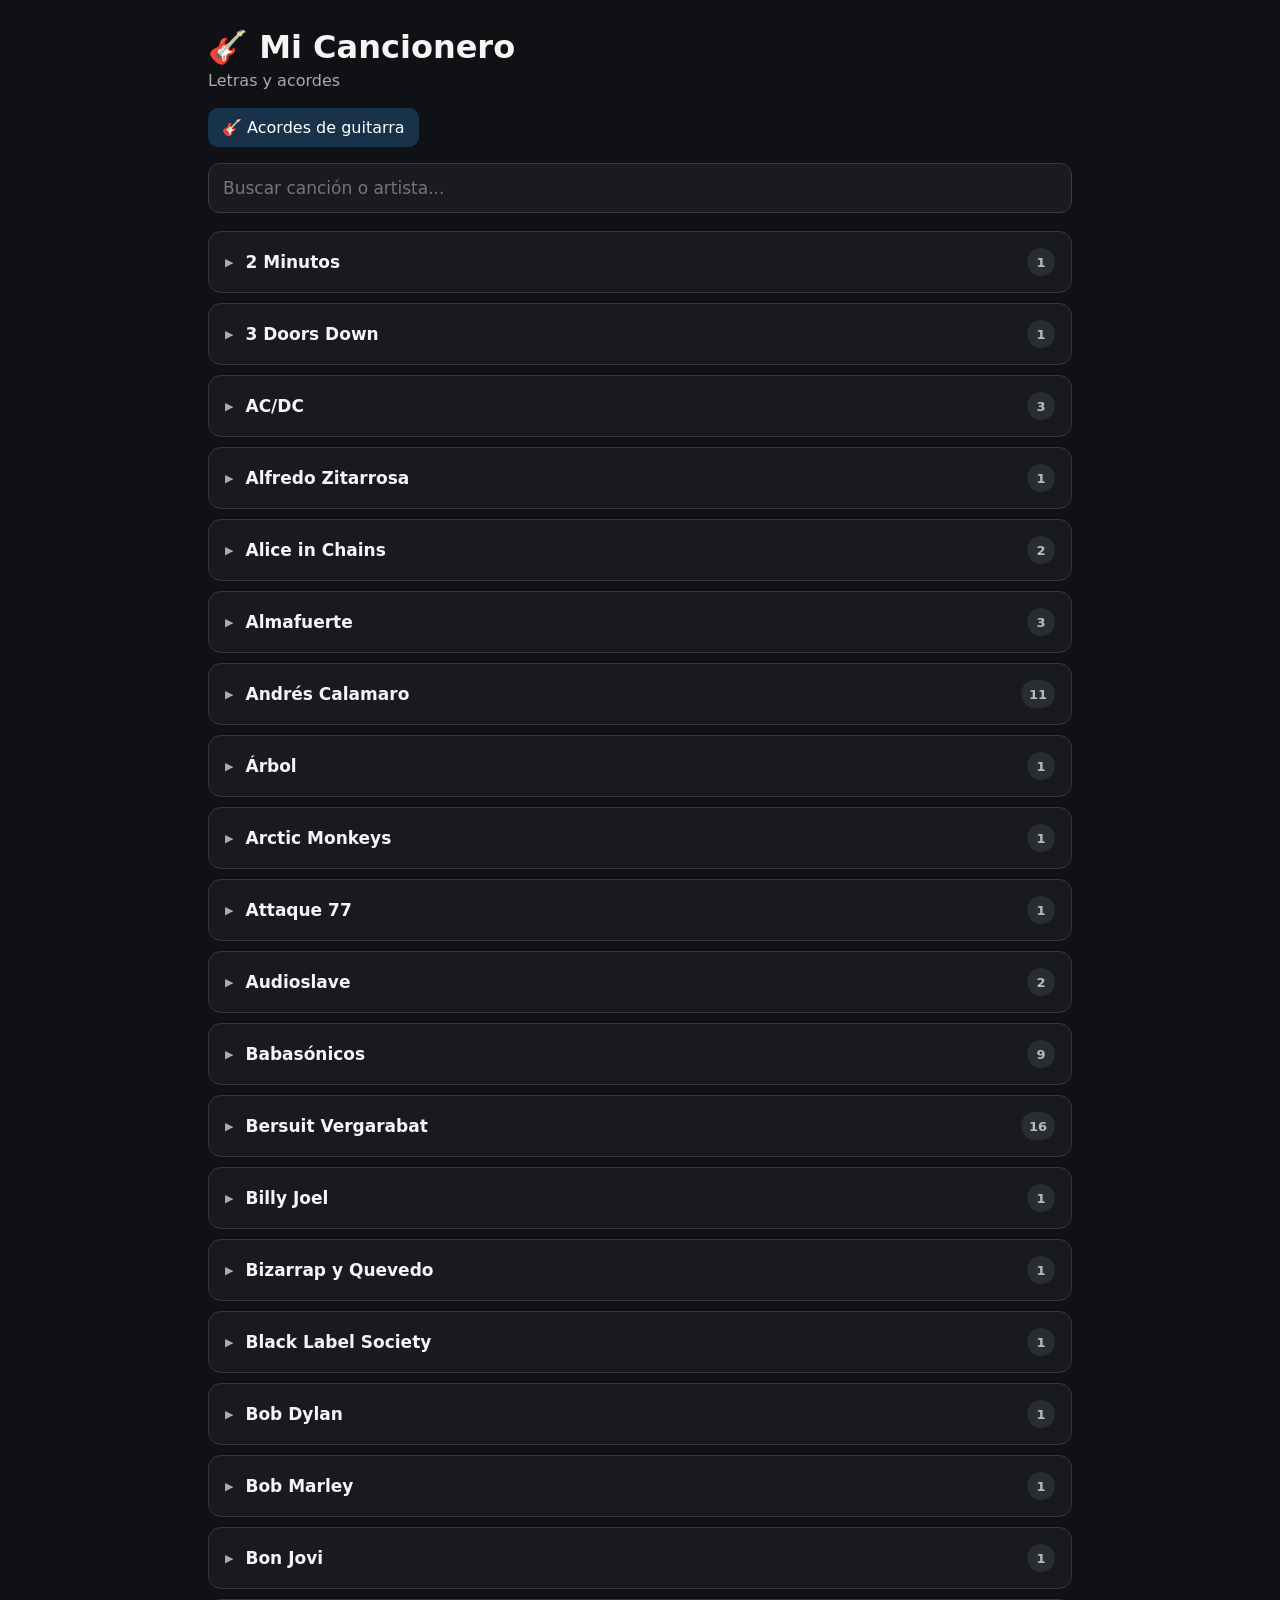
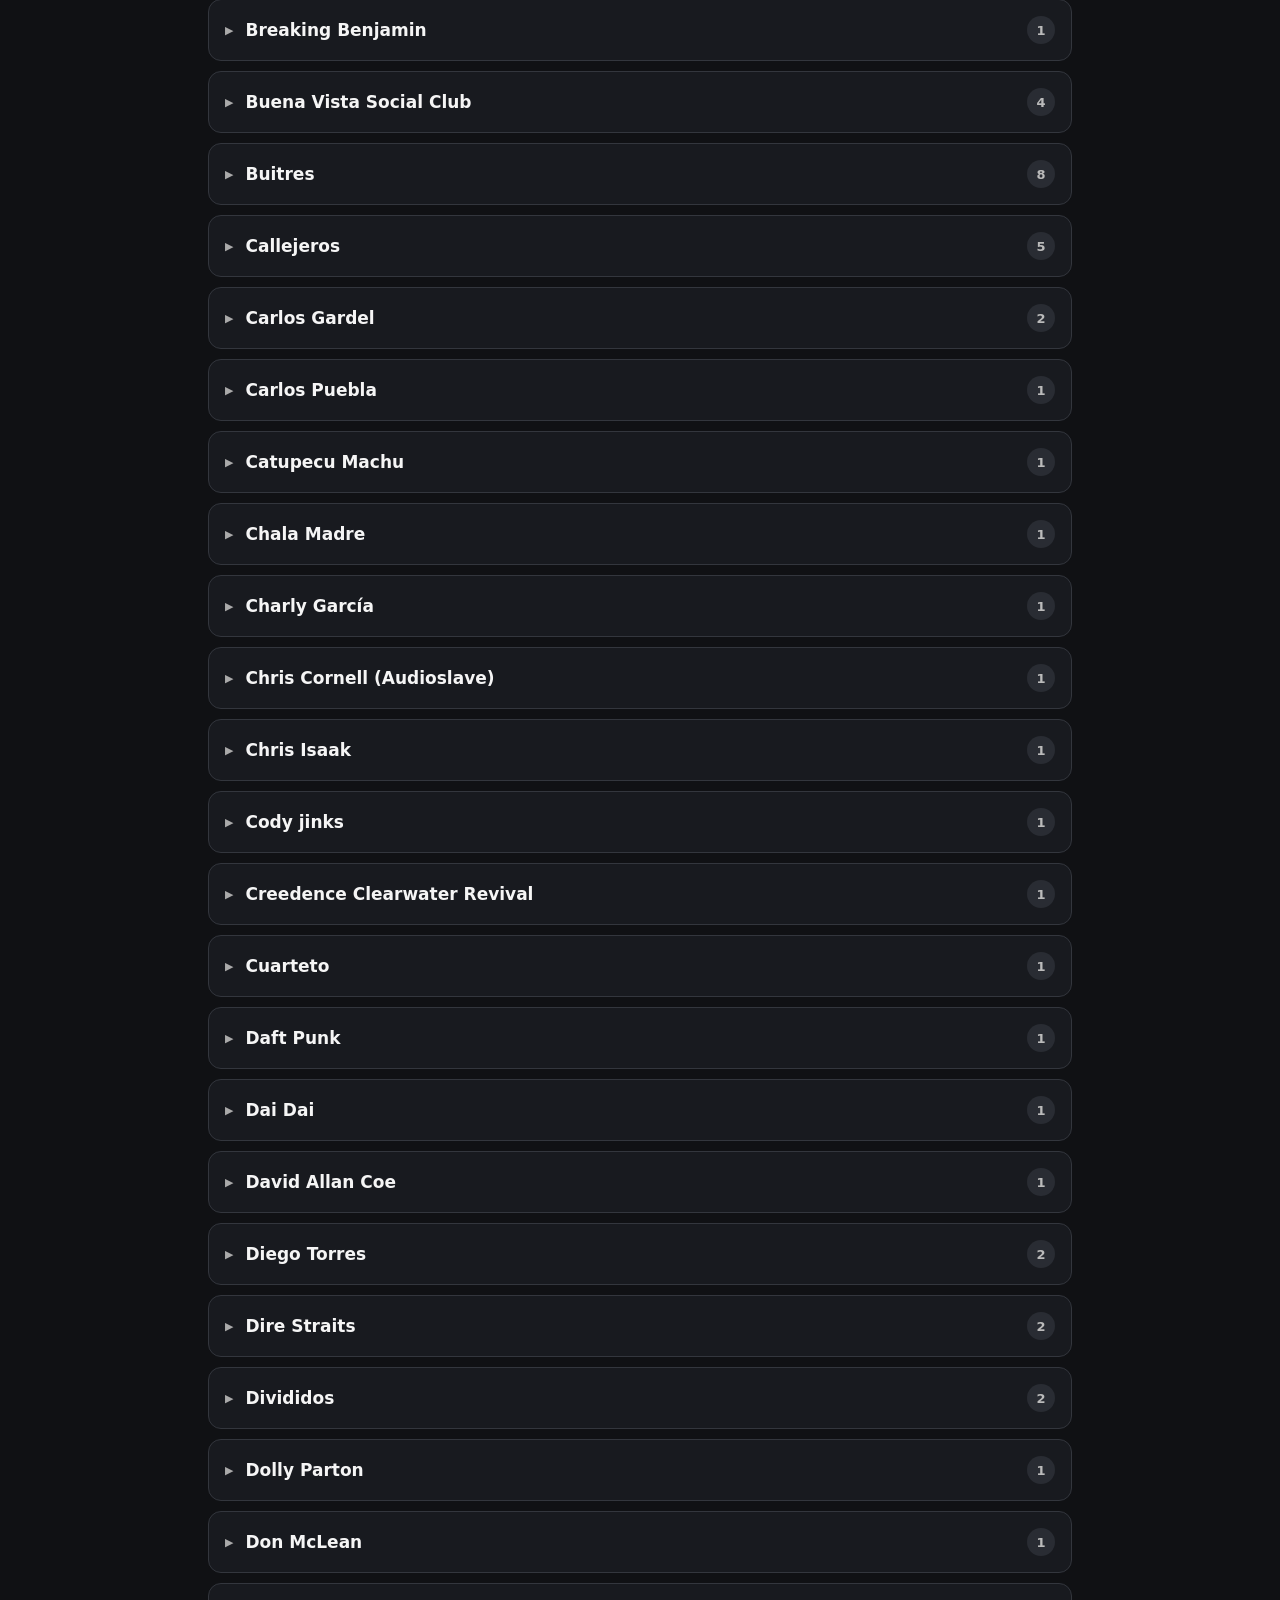
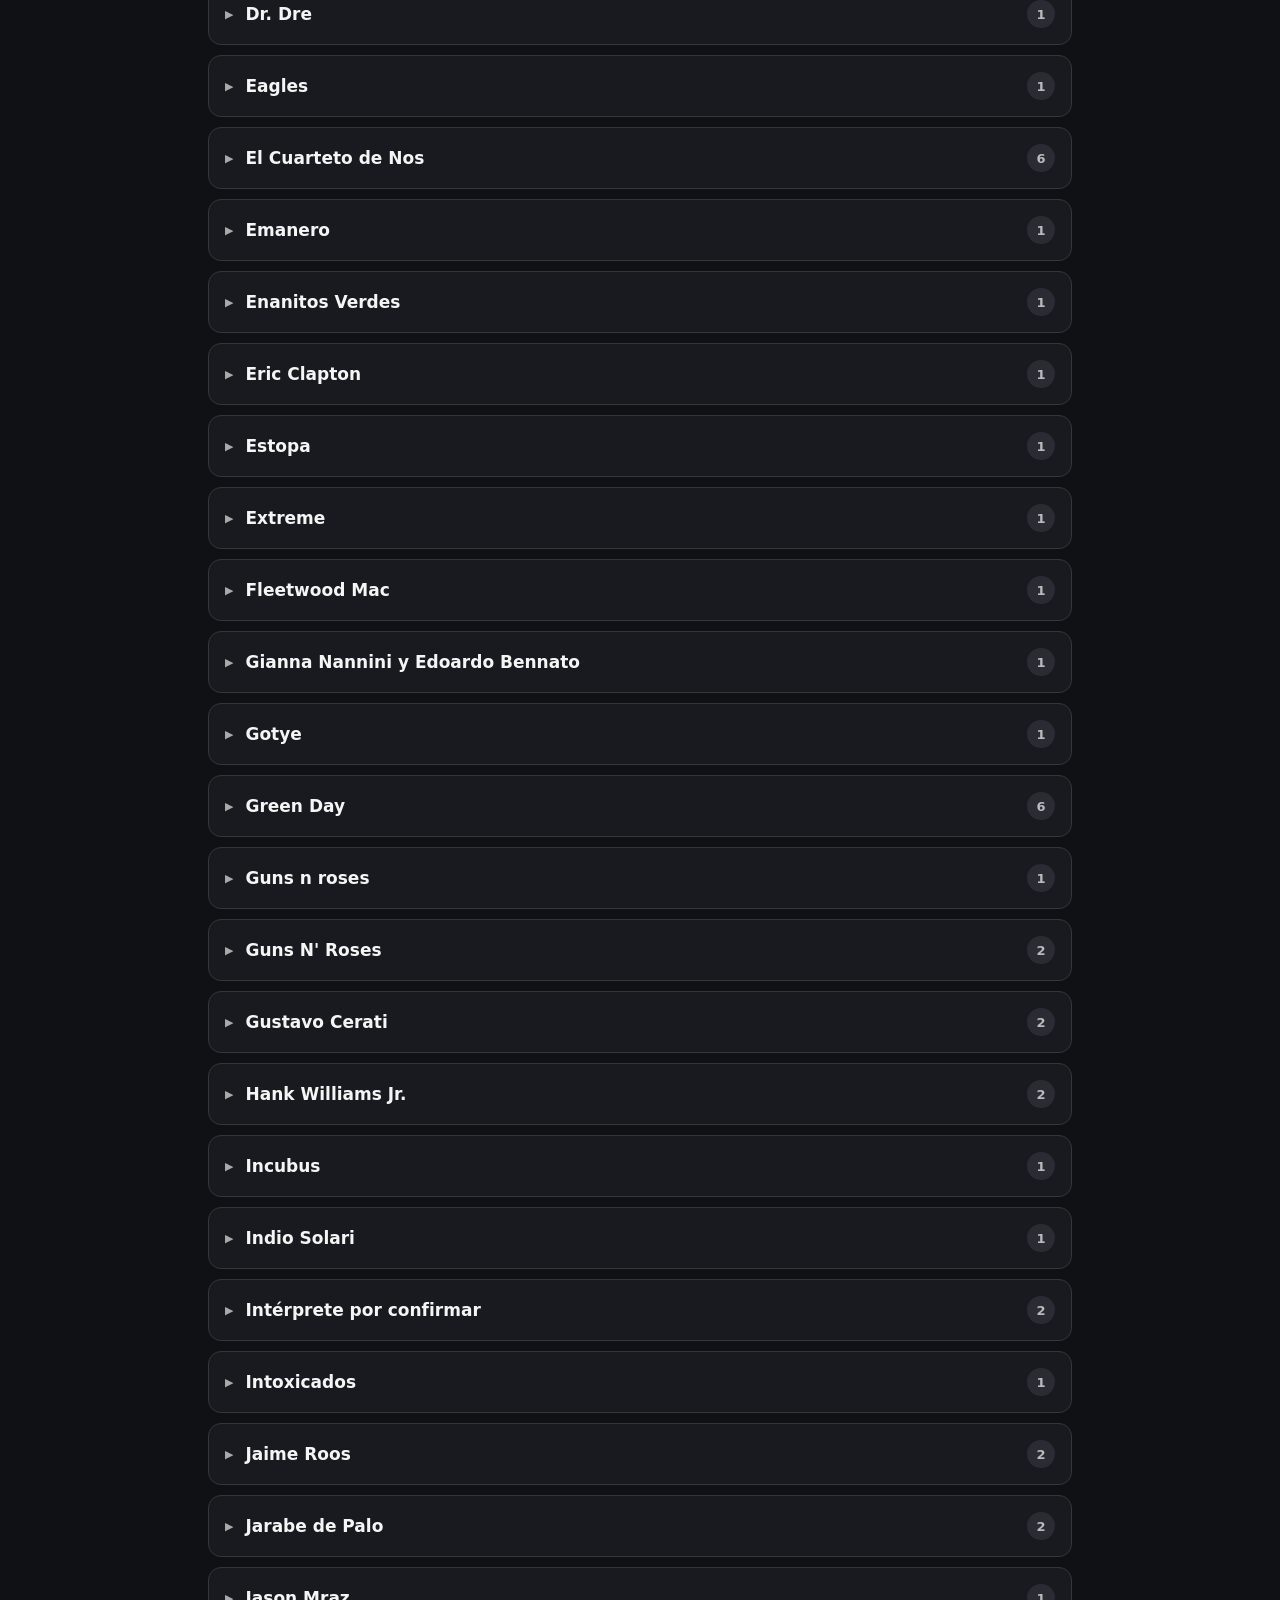
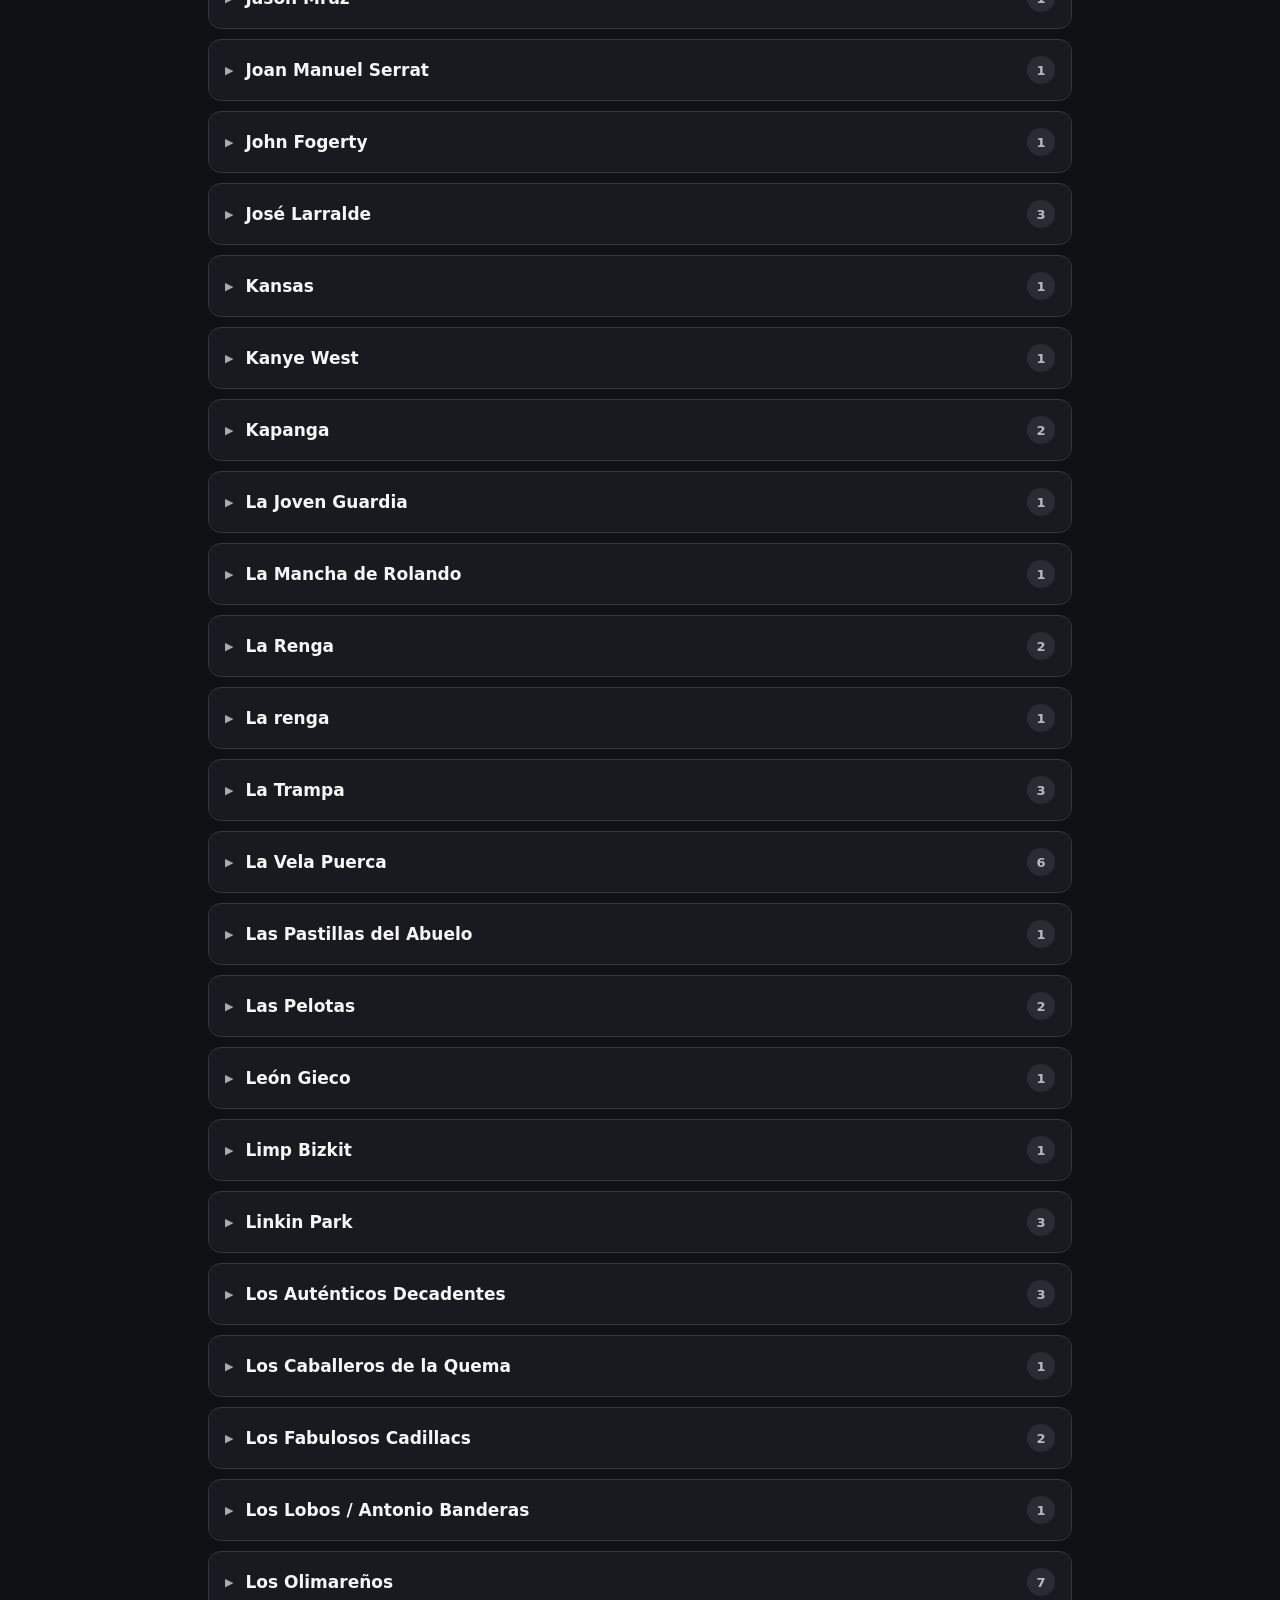
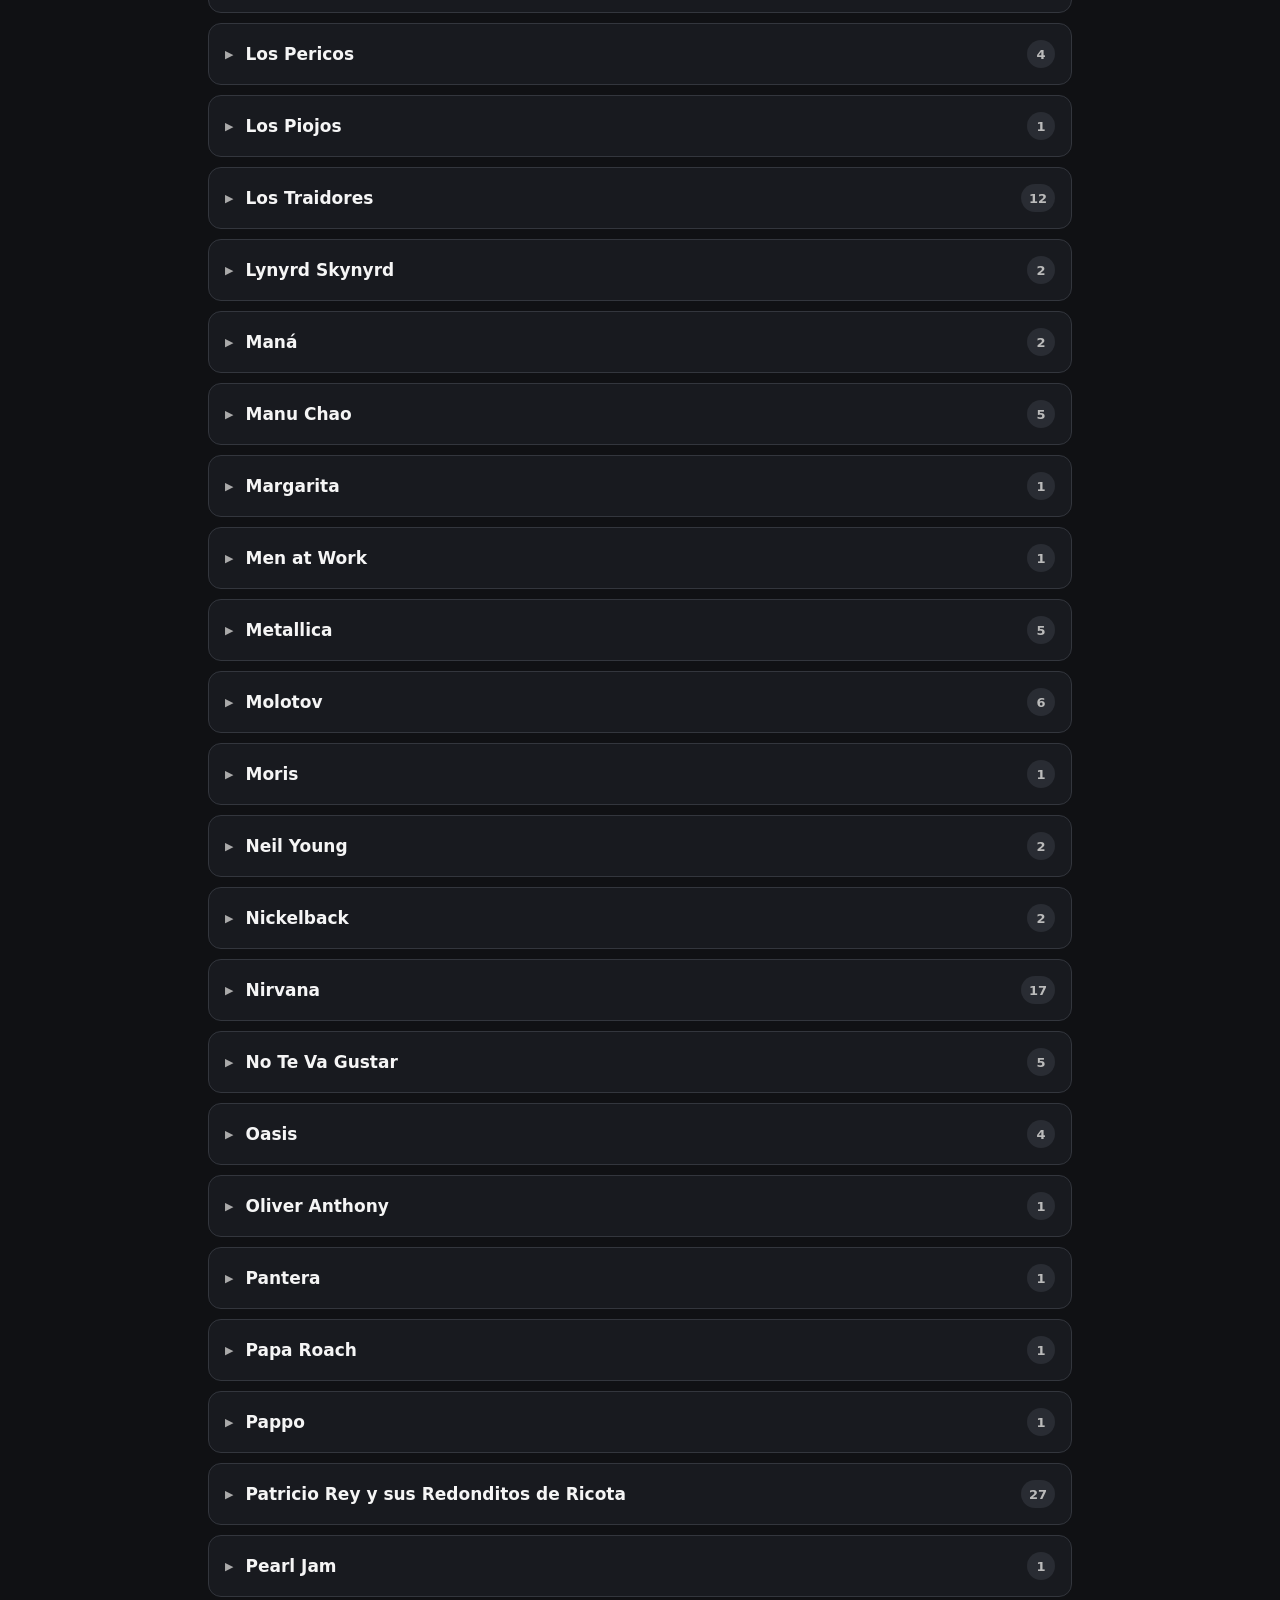
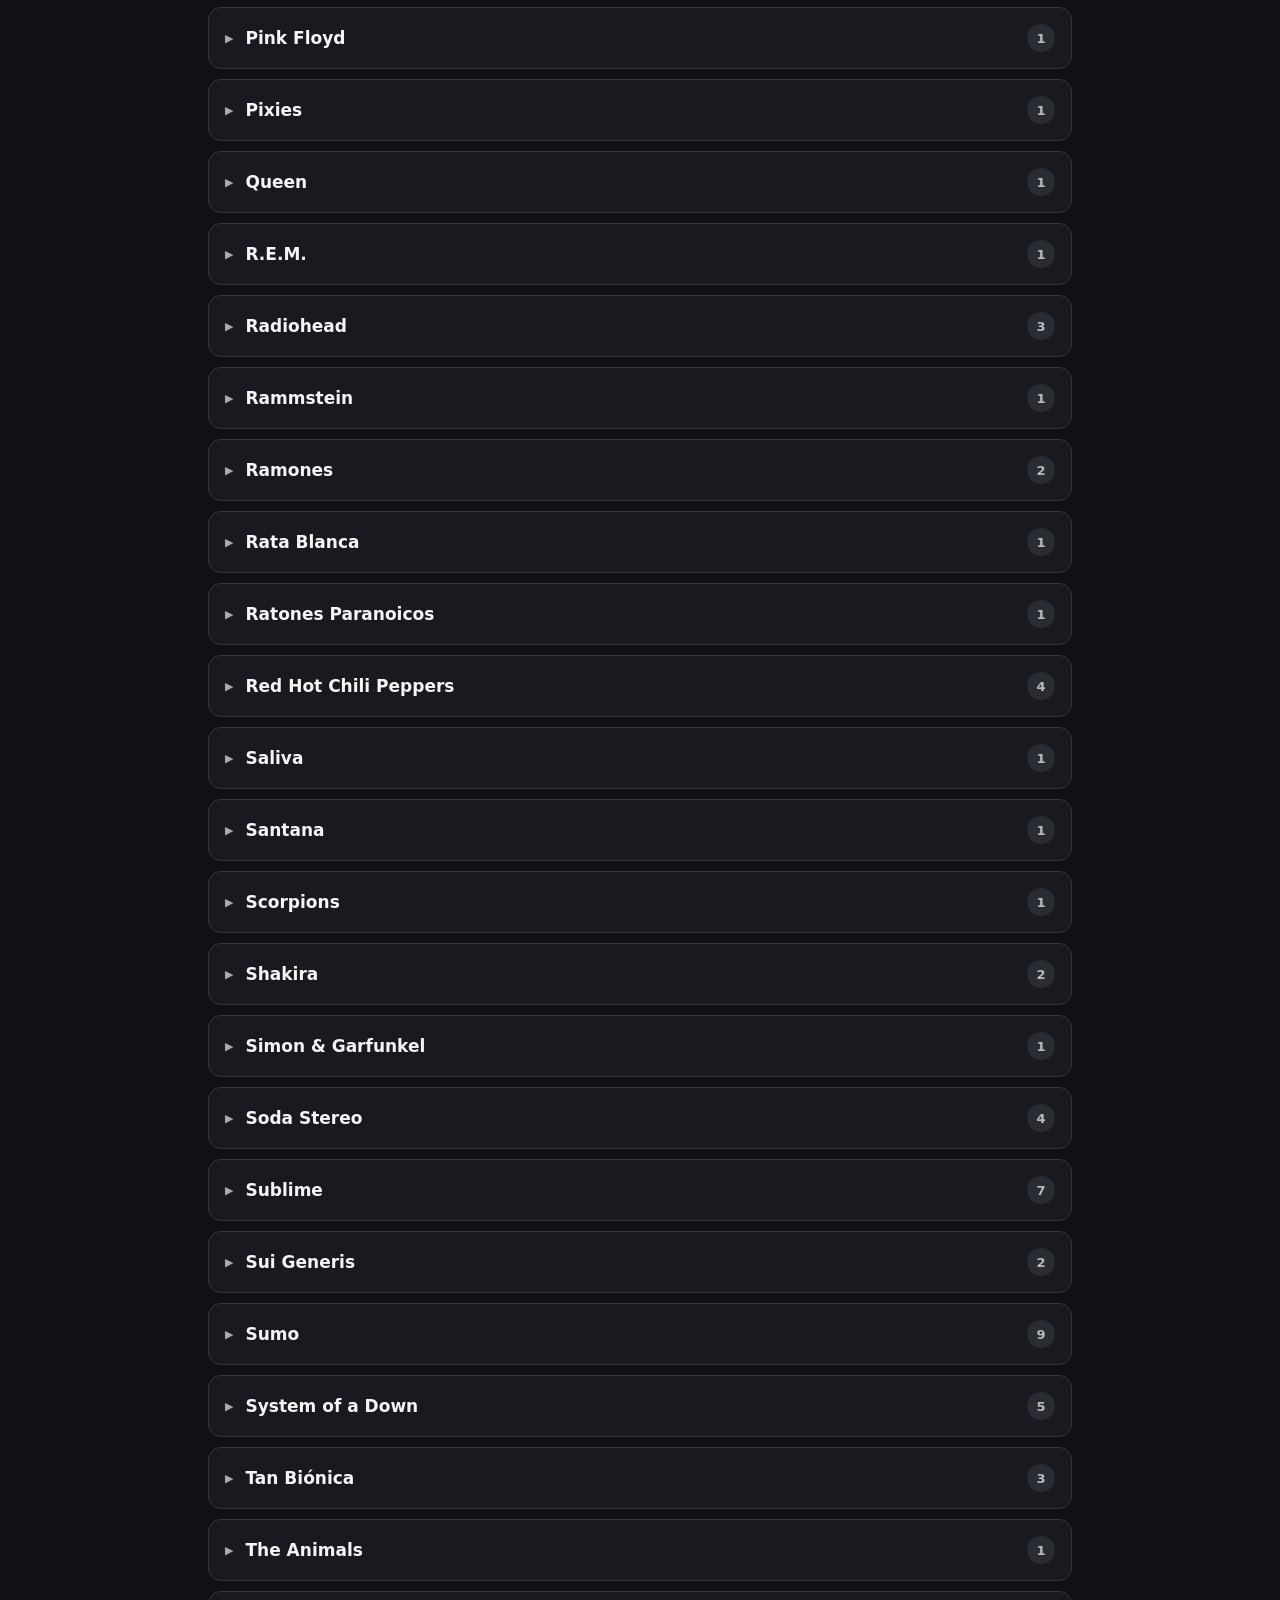
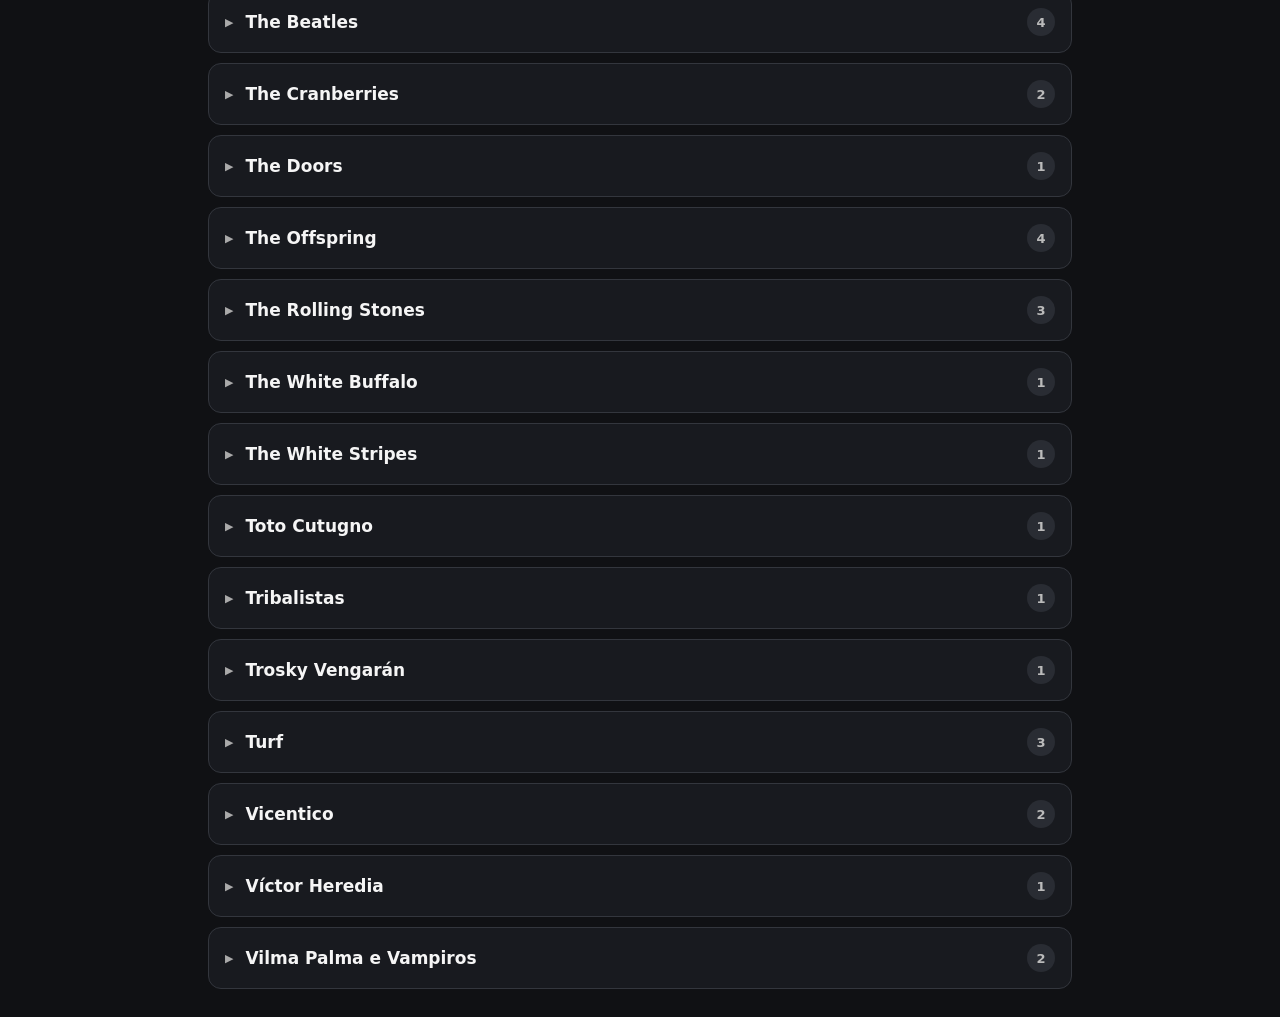
<file: index.html>
<!doctype html>
<html lang="es">
<head>
  <meta charset="utf-8">
  <meta name="viewport" content="width=device-width,initial-scale=1,viewport-fit=cover">
  <meta name="theme-color" content="#111111">
  <title>Mi Cancionero</title>
  <link rel="stylesheet" href="css/style.css?v=3">
</head>
<body class="library-page">
  <main class="library-shell">
    <h1>🎸 Mi Cancionero</h1>
    <p class="subtitle">Letras y acordes</p>
    <p><a href="chords.html" style="display:inline-block;padding:10px 14px;border-radius:10px;background:#18324a;color:white;text-decoration:none">🎸 Acordes de guitarra</a></p>
    <input id="search" class="search" type="search" placeholder="Buscar canción o artista..." autocomplete="off">
    <div id="songList" class="song-list"><p>Cargando biblioteca...</p></div>
  </main>
  <script src="js/library.js?v=23"></script>
</body>
</html>
</file>
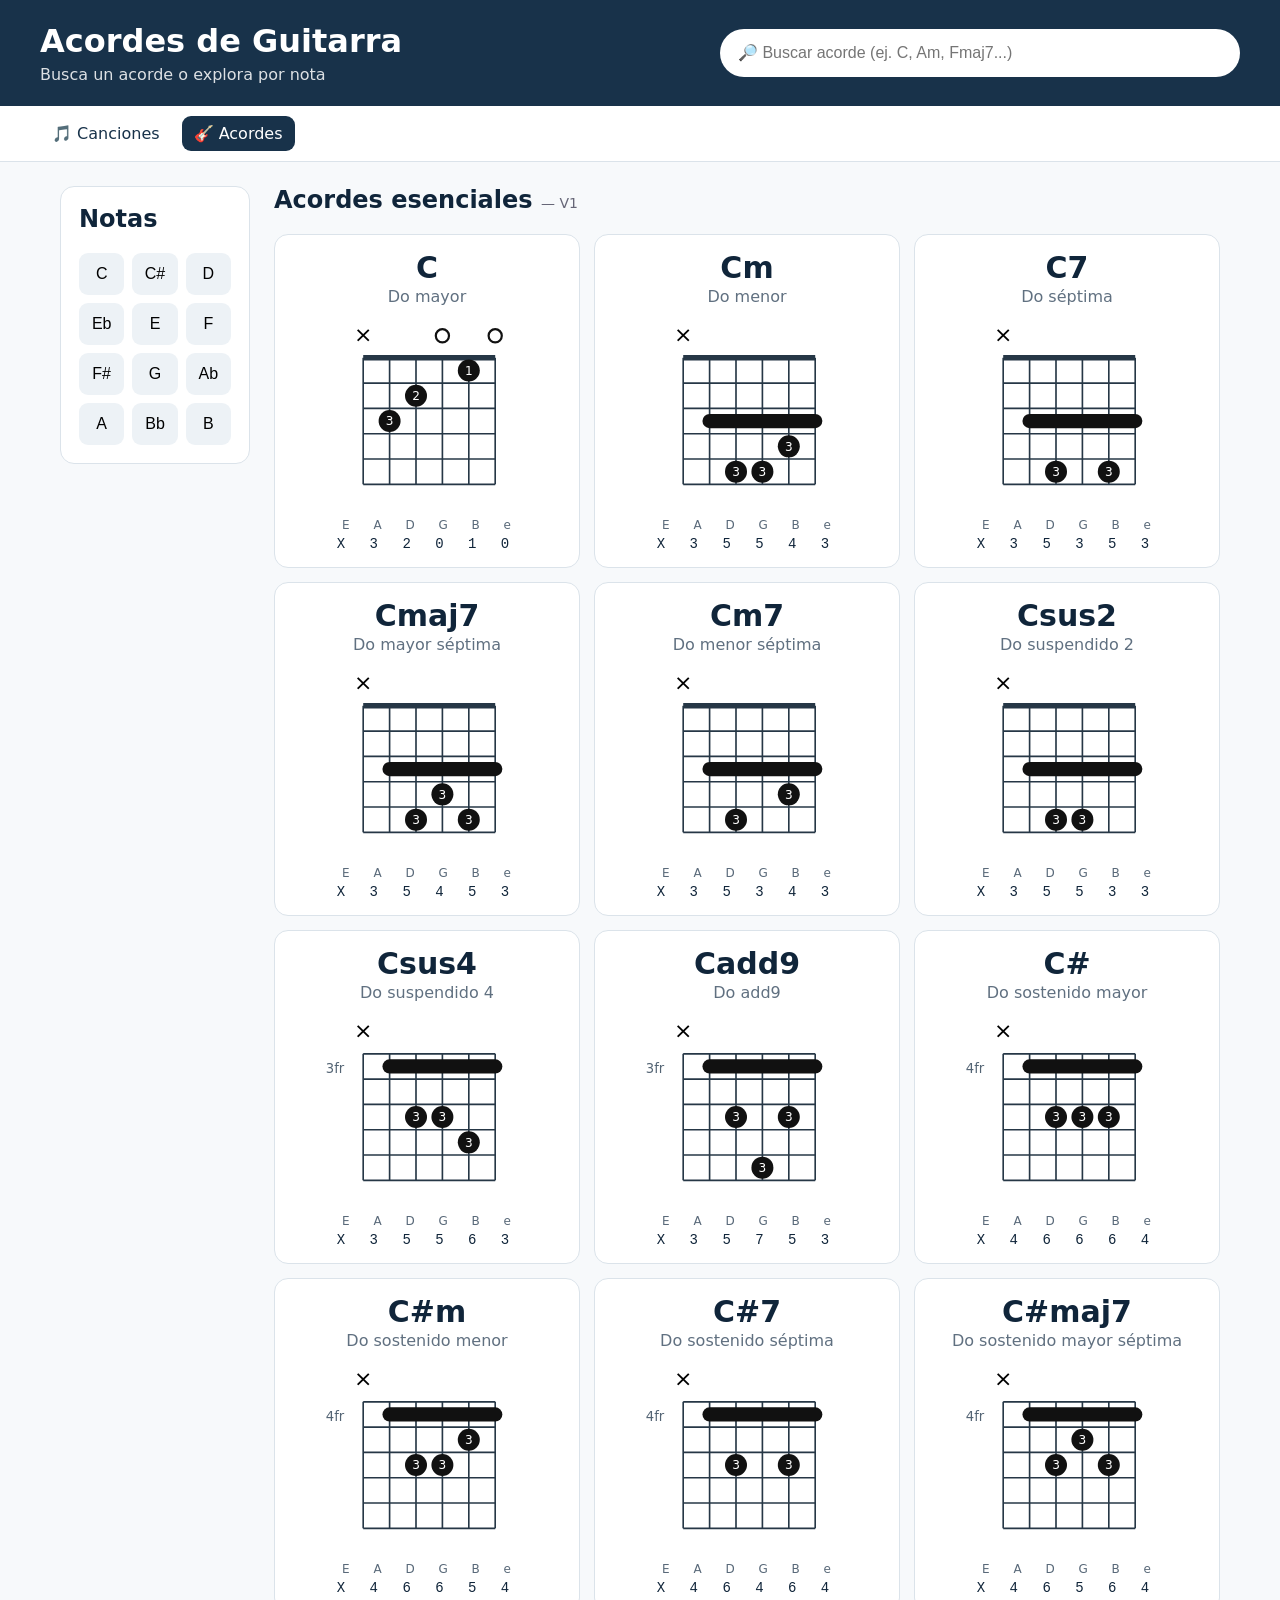
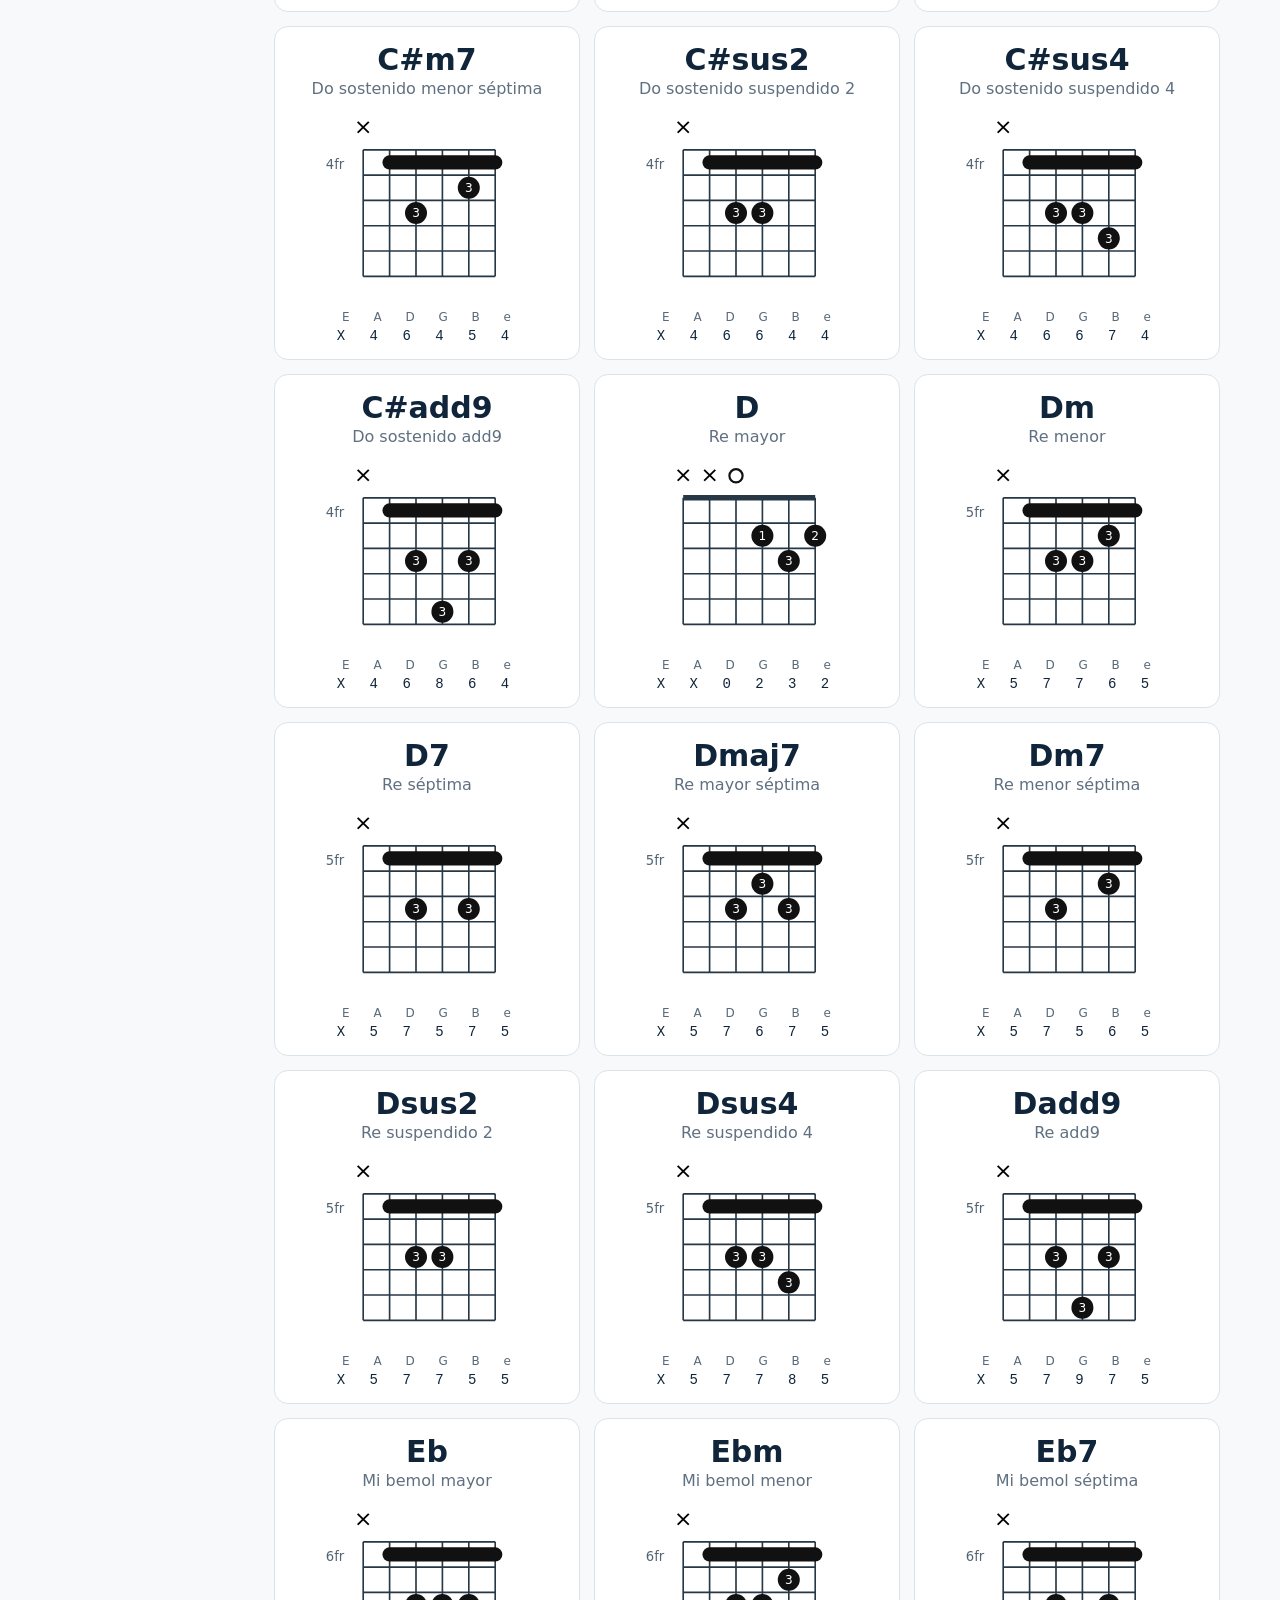
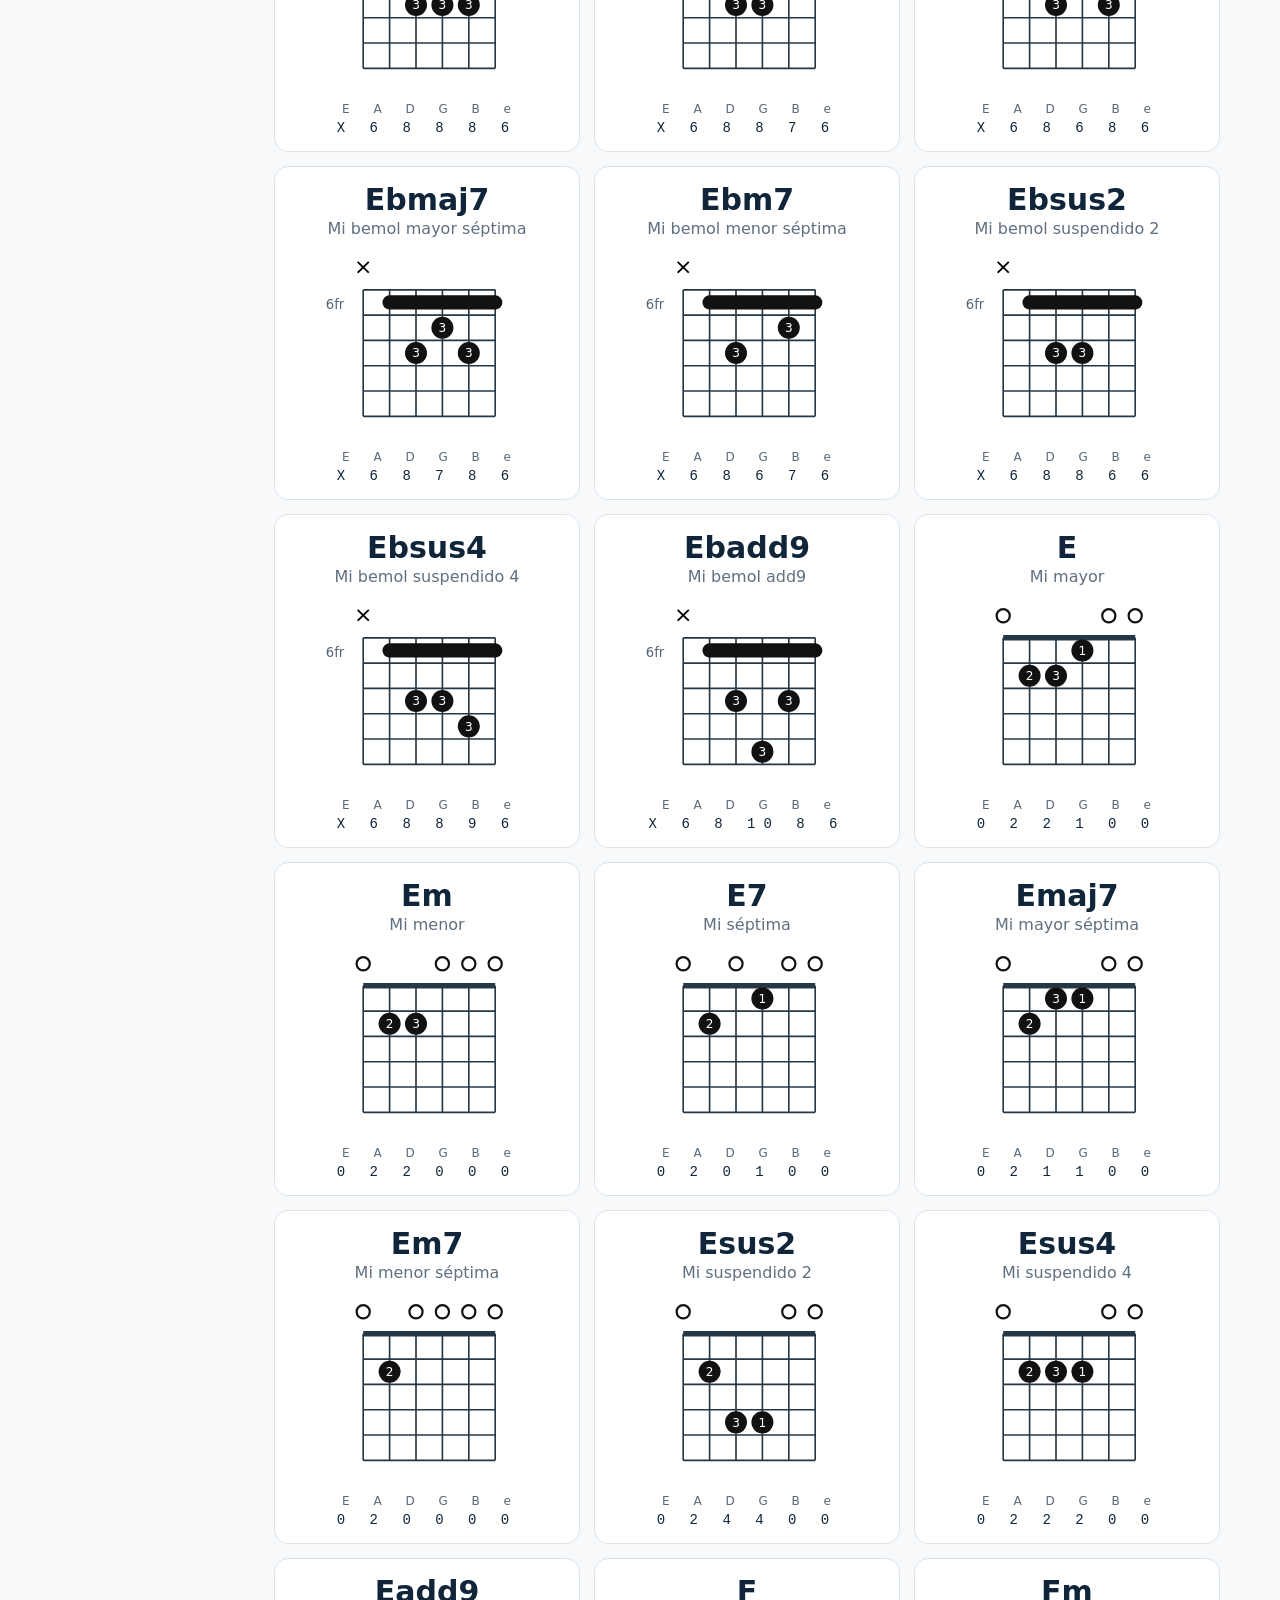
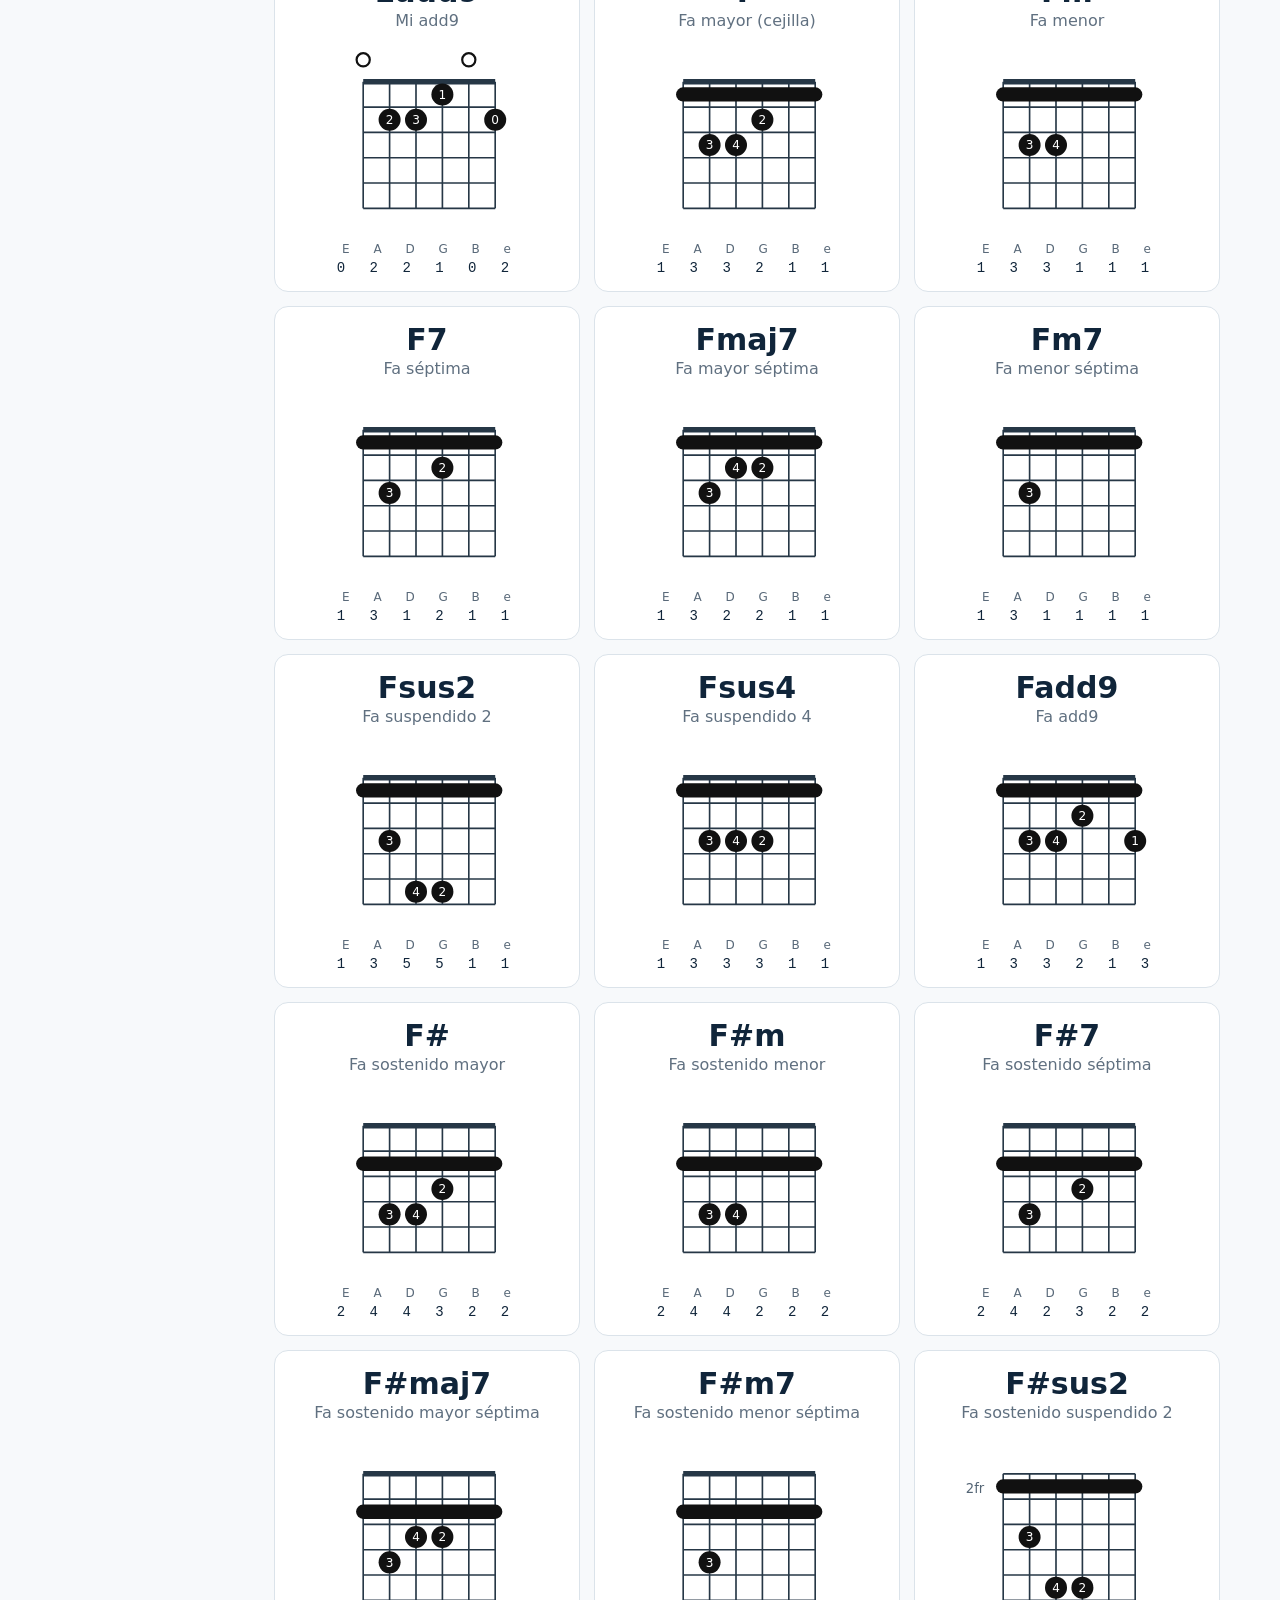
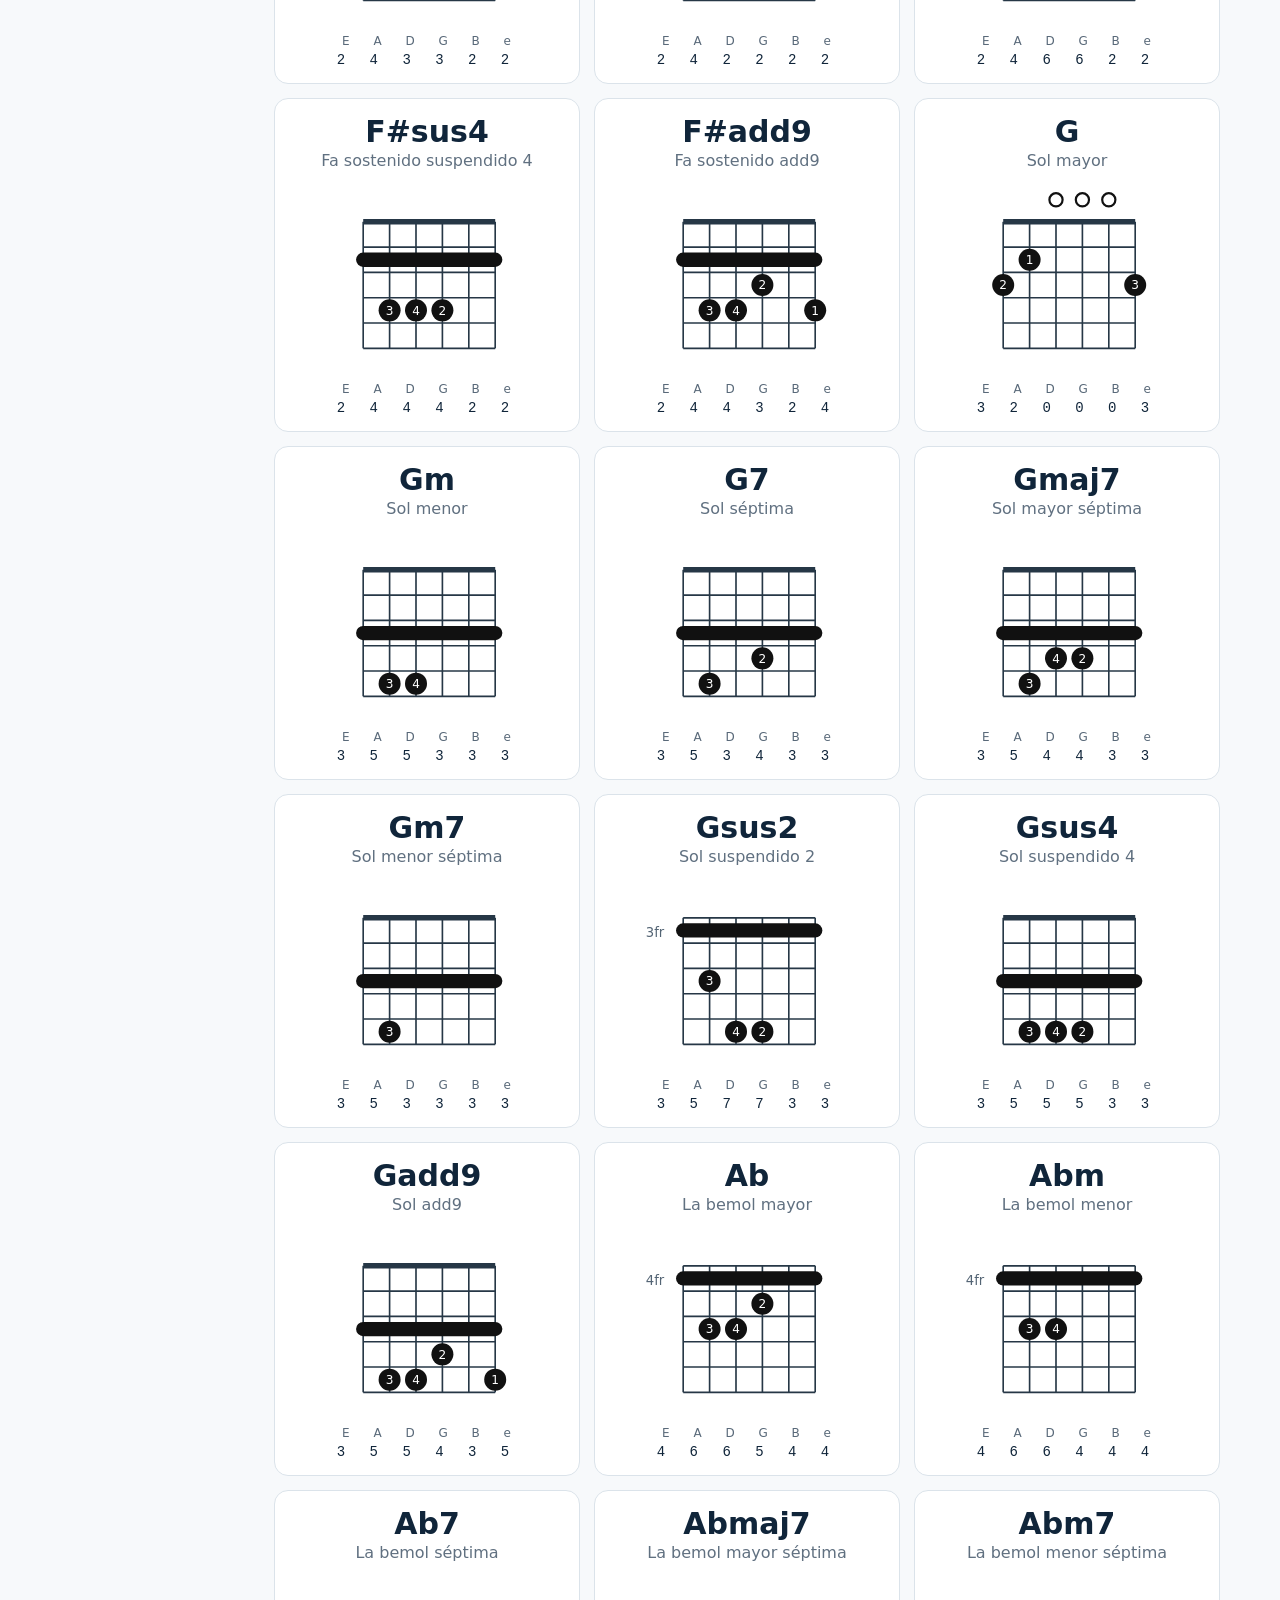
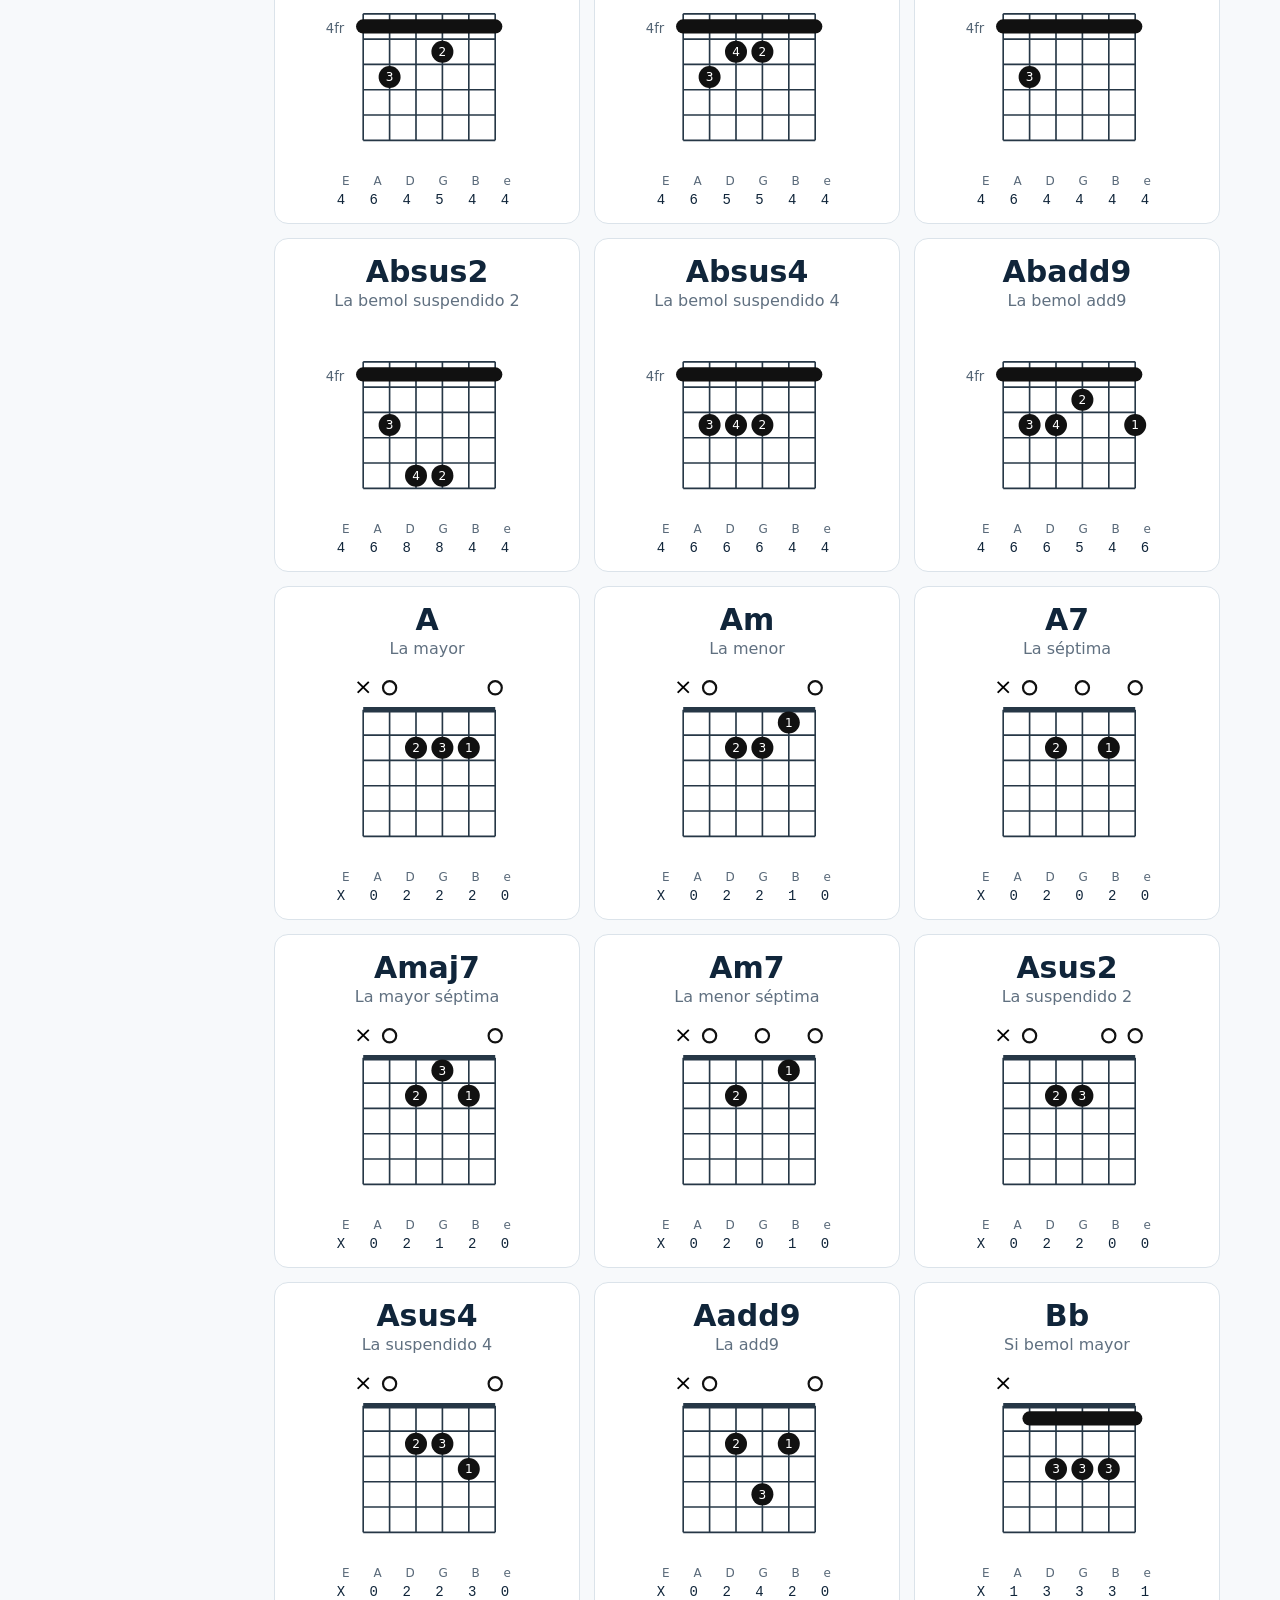
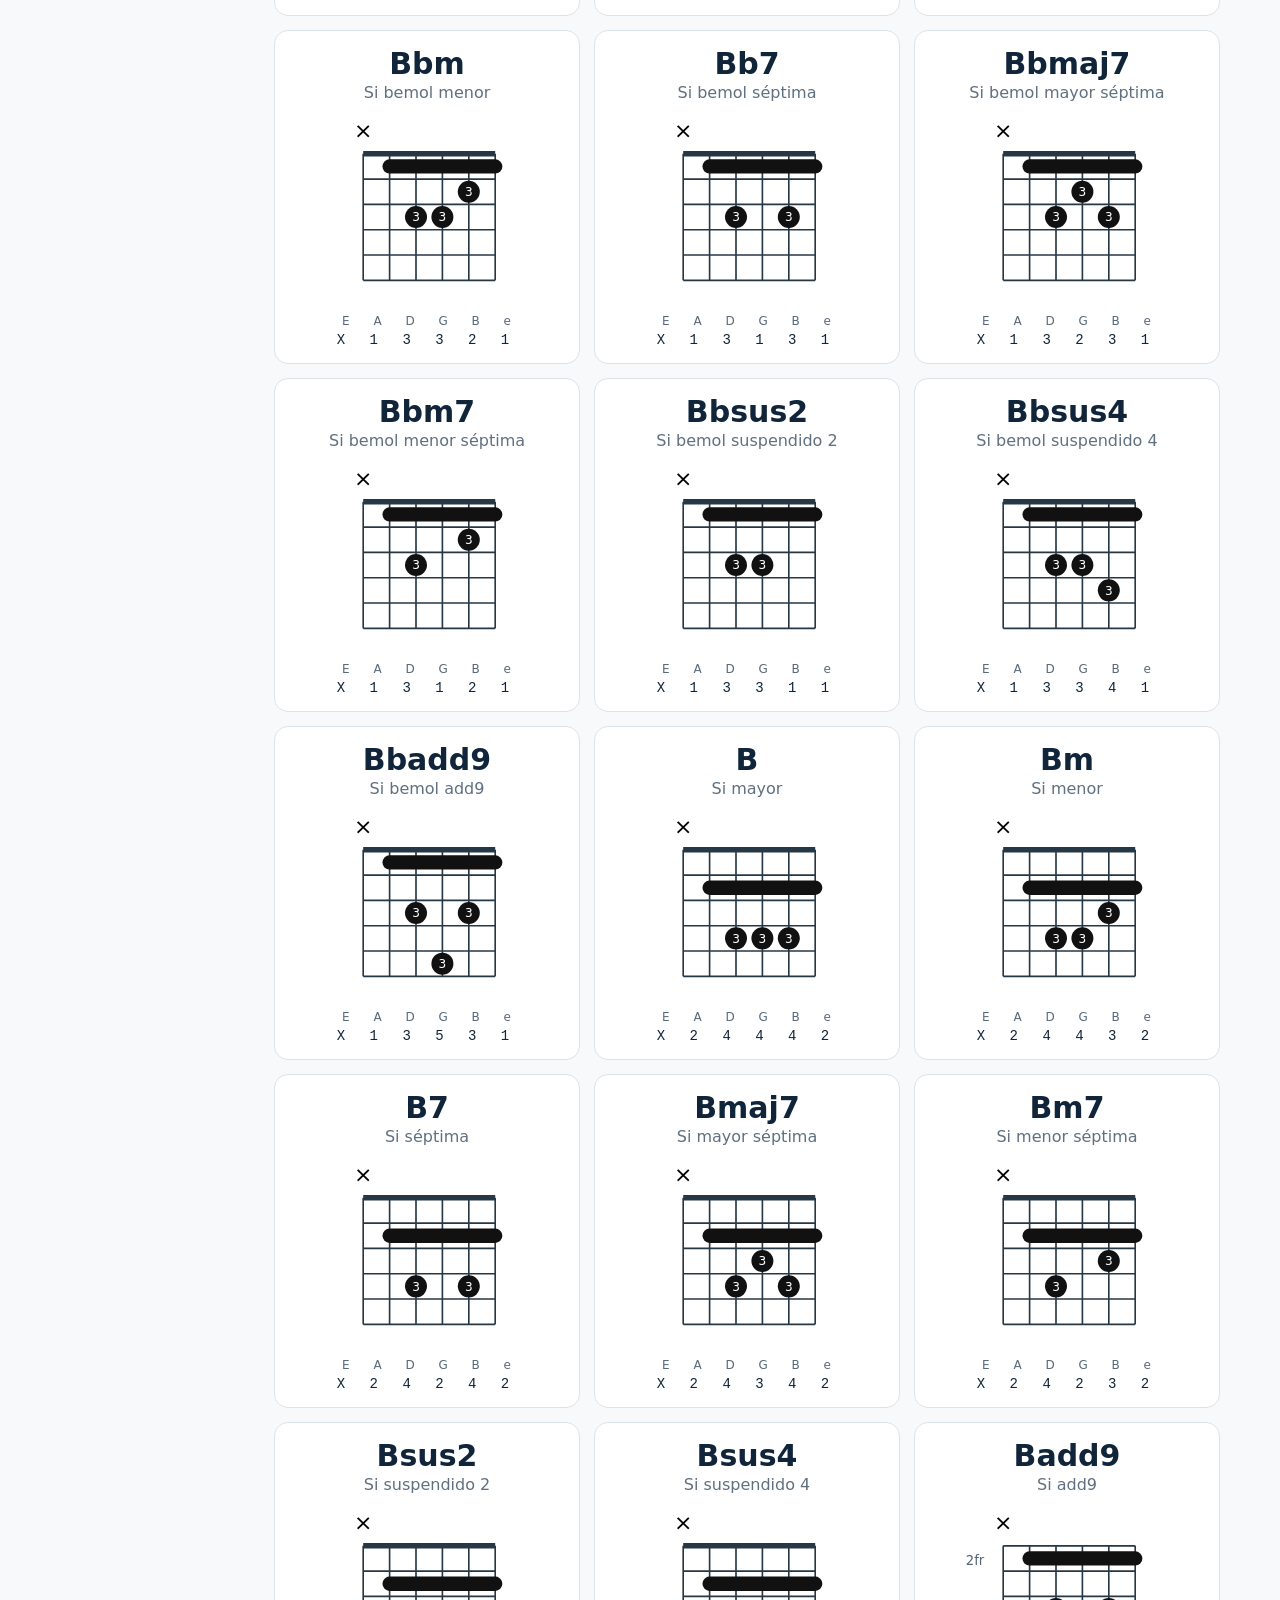
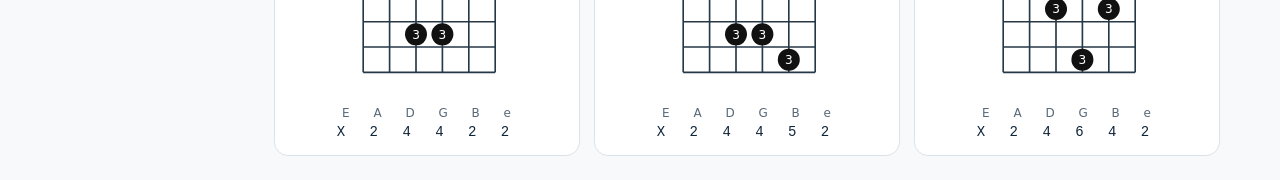
<file: chords.html>
<!doctype html>
<html lang="es"><head><meta charset="utf-8"><meta name="viewport" content="width=device-width,initial-scale=1,viewport-fit=cover"><meta name="theme-color" content="#18324a"><title>Acordes de Guitarra | Mi Cancionero</title><link rel="stylesheet" href="css/chords.css?v=1"></head><body><header class="chord-header"><div><h1>Acordes de Guitarra</h1><p>Busca un acorde o explora por nota</p></div><input id="chordSearch" type="search" placeholder="🔎 Buscar acorde (ej. C, Am, Fmaj7...)" autocomplete="off"></header><nav class="app-nav"><a href="index.html">🎵 Canciones</a><a class="active" href="chords.html">🎸 Acordes</a></nav><main class="chord-shell"><section class="note-panel"><h2>Notas</h2><div id="noteButtons" class="note-buttons"></div></section><section class="chord-content"><h2>Acordes esenciales <small>— V1</small></h2><div id="chordGrid" class="chord-grid"><p>Cargando acordes...</p></div></section></main><script src="js/chords.js?v=2"></script></body></html>
</file>
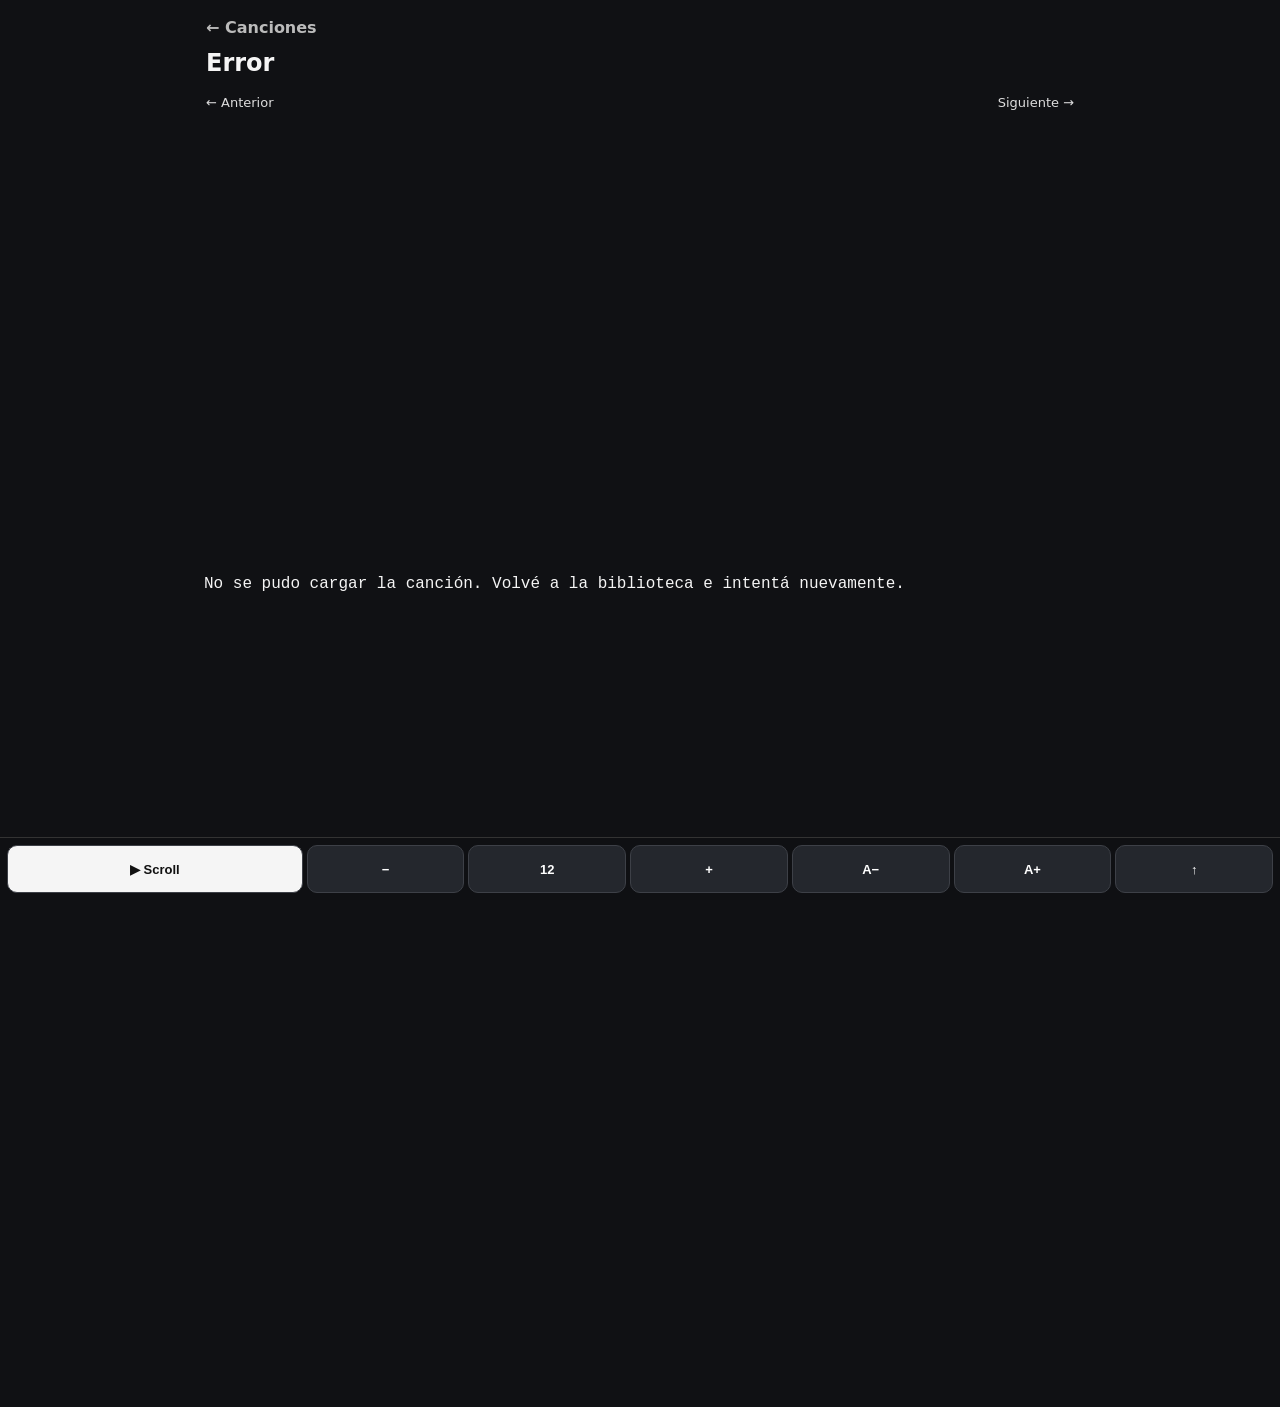
<file: reader.html>
<!doctype html>
<html lang="es">
<head>
  <meta charset="utf-8">
  <meta name="viewport" content="width=device-width,initial-scale=1,viewport-fit=cover">
  <meta name="theme-color" content="#111111">
  <title>Lector | Mi Cancionero</title>
  <link rel="stylesheet" href="css/style.css?v=7">
</head>
<body class="reader-page">
  <header class="reader-header">
    <a class="back" href="index.html">← Canciones</a>
    <h1 id="songTitle">Cargando...</h1>
    <p id="songMeta" class="subtitle"></p>
    <div class="song-nav"><a id="prevSong" href="#">← Anterior</a><a id="nextSong" href="#">Siguiente →</a></div>
  </header>
  <main class="song-wrap"><pre id="songText">Cargando canción...</pre></main>
  <div id="chordOverlay" class="chord-overlay" hidden><div id="chordPopup" class="chord-popup" role="dialog" aria-modal="true" aria-label="Diagrama de acorde"><button id="closeChord" class="chord-close" aria-label="Cerrar">×</button><div id="chordPopupContent"></div></div></div>
  <nav class="controls">
    <button id="play">▶ Scroll</button><button id="speedDown">−</button><button id="speedDisplay" disabled>12</button><button id="speedUp">+</button><button id="fontDown">A−</button><button id="fontUp">A+</button><button id="top">↑</button>
  </nav>
  <script src="js/reader.js?v=7"></script>
</body>
</html>
</file>
<file: css/style.css>
*{box-sizing:border-box}html{background:#101114;color:#f5f5f5}body{margin:0;background:#101114;color:#f5f5f5;font-family:system-ui,-apple-system,BlinkMacSystemFont,"Segoe UI",sans-serif}.library-shell,.reader-header,.song-wrap{max-width:900px;margin:0 auto}.library-shell{padding:28px 18px}.library-shell h1,.reader-header h1{margin:0}.subtitle{color:#aaa;margin:5px 0 18px}.search{width:100%;font:inherit;font-size:17px;padding:14px;border-radius:12px;border:1px solid #3b3d44;background:#191b20;color:white;margin-bottom:18px}.song-list{display:grid;gap:10px}.artist-group{border:1px solid #33363d;border-radius:13px;background:#181a1f;overflow:hidden}.artist-summary{display:flex;align-items:center;justify-content:space-between;gap:12px;padding:16px;cursor:pointer;font-size:17px;font-weight:800;list-style:none;user-select:none}.artist-summary::-webkit-details-marker{display:none}.artist-summary:before{content:'▶';font-size:11px;color:#aaa;transition:transform .15s ease}.artist-group[open]>.artist-summary:before{transform:rotate(90deg)}.artist-summary>span:first-of-type{flex:1}.artist-count{display:inline-flex;align-items:center;justify-content:center;min-width:28px;height:28px;padding:0 8px;border-radius:999px;background:#292c33;color:#bbb;font-size:13px;font-weight:700}.artist-songs{display:grid;gap:8px;padding:0 10px 10px}.artist-songs .song-card{background:#202329}.song-card{display:flex;flex-direction:column;gap:5px;padding:16px;border:1px solid #33363d;border-radius:13px;background:#181a1f;color:white;text-decoration:none}.song-card strong{font-size:18px}.song-card span{color:#aaa;font-size:14px}.reader-page{padding-bottom:90px}.reader-header{padding:18px 16px 5px}.reader-header h1{font-size:24px;margin-top:12px}.back{color:#bbb;text-decoration:none;font-weight:700}.song-nav{display:flex;justify-content:space-between;gap:12px;margin:8px 0}.song-nav a{color:#ddd;text-decoration:none;font-size:13px;max-width:48%;white-space:nowrap;overflow:hidden;text-overflow:ellipsis}.song-wrap{overflow-x:auto;-webkit-overflow-scrolling:touch}.song-wrap pre{margin:0;padding:50vh 14px 80vh;font-family:ui-monospace,SFMono-Regular,Menlo,Monaco,Consolas,"Liberation Mono",monospace;font-size:16px;line-height:1.48;white-space:pre;width:max-content;min-width:100%;tab-size:4}.chord-token{color:#8fd3ff;text-decoration:underline;text-decoration-style:dotted;text-underline-offset:3px;cursor:pointer;font-weight:700}.chord-overlay{position:fixed;inset:0;background:rgba(0,0,0,.58);z-index:30;display:flex;align-items:center;justify-content:center;padding:20px}.chord-overlay[hidden]{display:none}.chord-popup{position:relative;width:min(310px,88vw);background:#fff;color:#10253a;border-radius:18px;padding:18px;text-align:center;box-shadow:0 16px 55px rgba(0,0,0,.5)}.chord-close{position:absolute;right:9px;top:7px;border:0;background:transparent;color:#334;font-size:30px;line-height:1;width:38px;height:38px}.chord-popup h2{font-size:32px;margin:0}.chord-popup .popup-label{color:#607080;margin:2px 0 5px}.chord-popup svg{width:100%;max-width:225px;height:auto}.chord-popup .popup-strings{font-size:12px;letter-spacing:10px;margin-left:9px;color:#596979}.chord-popup .popup-fingering{font-family:ui-monospace,SFMono-Regular,Menlo,monospace;letter-spacing:8px;font-size:14px;margin-top:4px}.controls{position:fixed;left:0;right:0;bottom:0;display:grid;grid-template-columns:1.35fr repeat(6,.72fr);gap:4px;padding:7px 7px calc(7px + env(safe-area-inset-bottom));background:rgba(16,17,20,.97);border-top:1px solid #333;z-index:10}.controls button{min-height:48px;border:1px solid #3d4047;border-radius:10px;background:#24272d;color:#fff;font-weight:700;font-size:13px;touch-action:manipulation}.controls #play{background:#f5f5f5;color:#111}.controls #speedDisplay{opacity:1;color:#fff}.error{color:#ffb3b3}@media(max-width:420px){.library-shell{padding-top:22px}.artist-summary{padding:15px 14px}.artist-songs{padding:0 8px 8px}.artist-songs .song-card{padding:14px}.song-wrap pre{font-size:15px}.controls{gap:3px;padding-left:4px;padding-right:4px}.controls button{padding:2px;font-size:12px}.reader-header h1{font-size:21px}.chord-popup{width:min(285px,90vw);padding:14px}.chord-popup svg{max-width:205px}}
</file>
<file: css/chords.css>
*{box-sizing:border-box}body{margin:0;font-family:system-ui,-apple-system,Segoe UI,sans-serif;background:#f7f9fb;color:#10253a}.chord-header{background:#18324a;color:white;padding:22px max(20px,calc((100vw - 1200px)/2));display:flex;gap:30px;align-items:center;justify-content:space-between}.chord-header h1{margin:0;font-size:32px}.chord-header p{margin:5px 0 0;opacity:.85}.chord-header input{width:min(520px,48vw);padding:15px 18px;border:0;border-radius:25px;font-size:16px}.app-nav{padding:10px max(20px,calc((100vw - 1200px)/2));background:white;border-bottom:1px solid #dbe3ea;display:flex;gap:10px}.app-nav a{text-decoration:none;color:#18324a;padding:8px 12px;border-radius:9px}.app-nav .active{background:#18324a;color:white}.chord-shell{max-width:1200px;margin:24px auto;padding:0 20px;display:grid;grid-template-columns:190px 1fr;gap:24px}.note-panel{background:white;border:1px solid #dbe3ea;border-radius:14px;padding:18px;height:max-content}.note-panel h2,.chord-content h2{margin-top:0}.note-buttons{display:grid;grid-template-columns:repeat(3,1fr);gap:8px}.note-buttons button{border:0;border-radius:9px;padding:12px 4px;background:#edf2f6;font-size:16px}.note-buttons button.active{background:#1d527c;color:white}.chord-content h2 small{font-size:14px;font-weight:400;color:#667}.chord-grid{display:grid;grid-template-columns:repeat(3,minmax(210px,1fr));gap:14px}.chord-card{background:white;border:1px solid #dbe3ea;border-radius:14px;padding:15px;text-align:center}.chord-card h3{font-size:30px;margin:0}.chord-card .label{color:#607080;margin:2px 0 10px}.diagram{width:100%;max-width:220px;height:auto}.fingering{font-family:ui-monospace,SFMono-Regular,Menlo,monospace;letter-spacing:8px;font-size:14px;margin-top:4px}.strings{font-size:12px;letter-spacing:10px;margin-left:9px;color:#596979}.empty{grid-column:1/-1;padding:30px;text-align:center;color:#667}@media(max-width:760px){.chord-header{display:block;padding:18px}.chord-header h1{font-size:27px}.chord-header input{width:100%;margin-top:15px}.app-nav{padding:8px 14px}.chord-shell{display:block;margin:15px auto;padding:0 14px}.note-panel{margin-bottom:18px}.note-buttons{grid-template-columns:repeat(6,1fr)}.note-buttons button{padding:10px 2px;font-size:14px}.chord-grid{grid-template-columns:repeat(2,minmax(0,1fr));gap:10px}.chord-card{padding:10px 5px}.chord-card h3{font-size:25px}.chord-card .label{font-size:13px}.fingering{font-size:11px;letter-spacing:4px}.strings{font-size:10px;letter-spacing:6px;margin-left:5px}}@media(max-width:390px){.chord-grid{grid-template-columns:1fr}.diagram{max-width:210px}}
</file>
